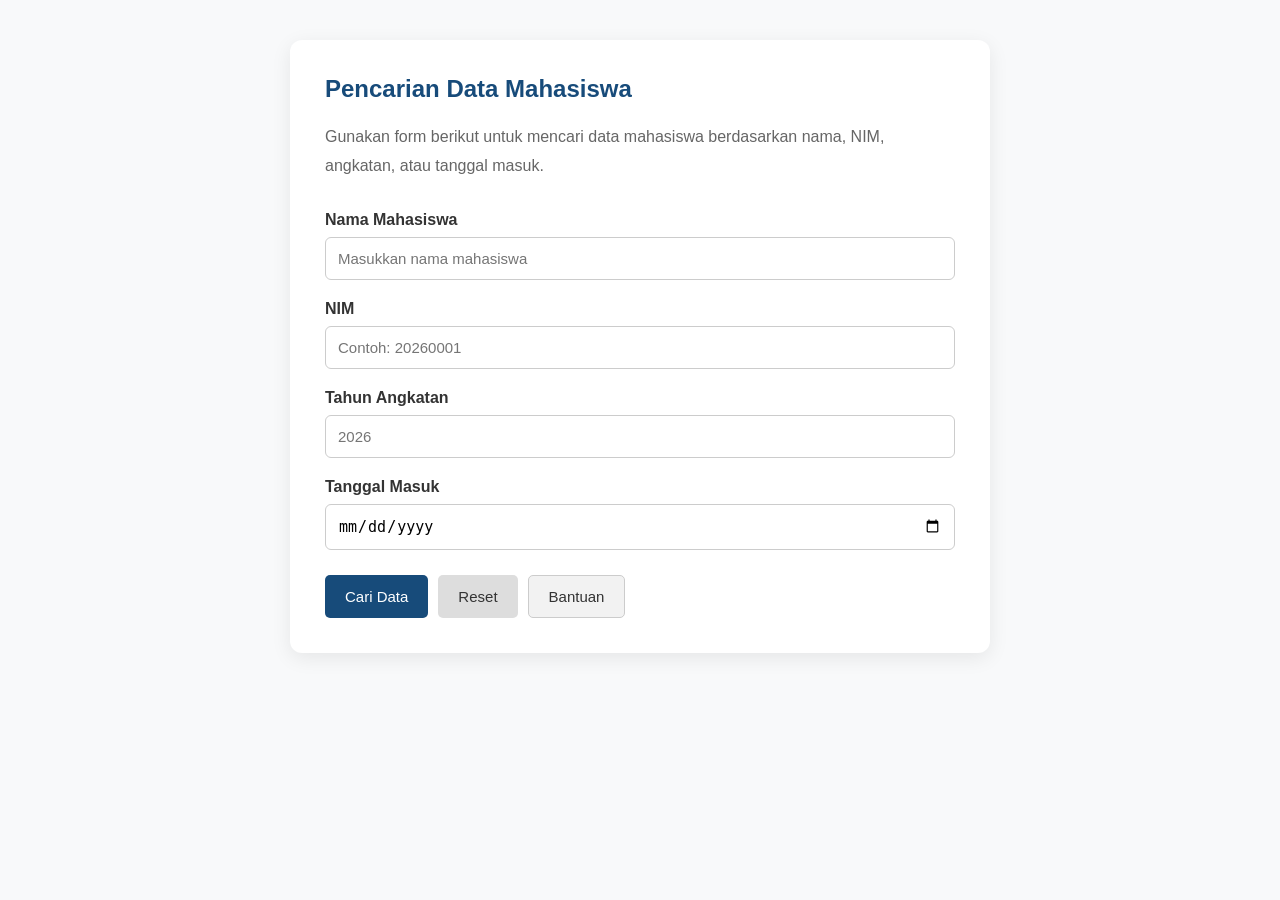
<file: Pertemuan7/contoh1/Index.html>
<!DOCTYPE html>
<html lang="id">
<head>
    <meta charset="UTF-8">
    <meta name="viewport" content="width=device-width, initial-scale=1.0">
    <title>Form Pencarian Mahasiswa</title>
    <link rel="stylesheet" href="css/style.css">
</head>
<body>
    <main class="container">
        <section class="form-card">
            <h1>Pencarian Data Mahasiswa</h1>
            <p class="description">
                Gunakan form berikut untuk mencari data mahasiswa berdasarkan nama, NIM, angkatan, atau tanggal masuk.
            </p>

            <!-- Method GET digunakan karena digunakan untuk pencarian. -->
            <form action="hasil-pencarian.html" method="get">
                
                <!-- Input Text: Nama -->
                <div class="form-group">
                    <label for="nama">Nama Mahasiswa</label>
                    <input type="text" id="nama" name="nama" placeholder="Masukkan nama mahasiswa">
                </div>

                <!-- Input Text: NIM -->
                <div class="form-group">
                    <label for="nim">NIM</label>
                    <input type="text" id="nim" name="nim" placeholder="Contoh: 20260001">
                </div>

                <!-- Input Number: Angkatan -->
                <div class="form-group">
                    <label for="angkatan">Tahun Angkatan</label>
                    <input type="number" id="angkatan" name="angkatan" min="2020" max="2030" placeholder="2026">
                </div>

                <!-- Input Date: Tanggal Masuk -->
                <div class="form-group">
                    <label for="tanggal">Tanggal Masuk</label>
                    <input type="date" id="tanggal" name="tanggal">
                </div>

                <!-- Button Group -->
                <div class="button-group">
                    <button type="submit" class="btn btn-primary">Cari Data</button>
                    <button type="reset" class="btn btn-secondary">Reset</button>
                    <button type="button" class="btn btn-neutral">Bantuan</button>
                </div>

            </form>
        </section>
    </main>
</body>
</html>
</file>
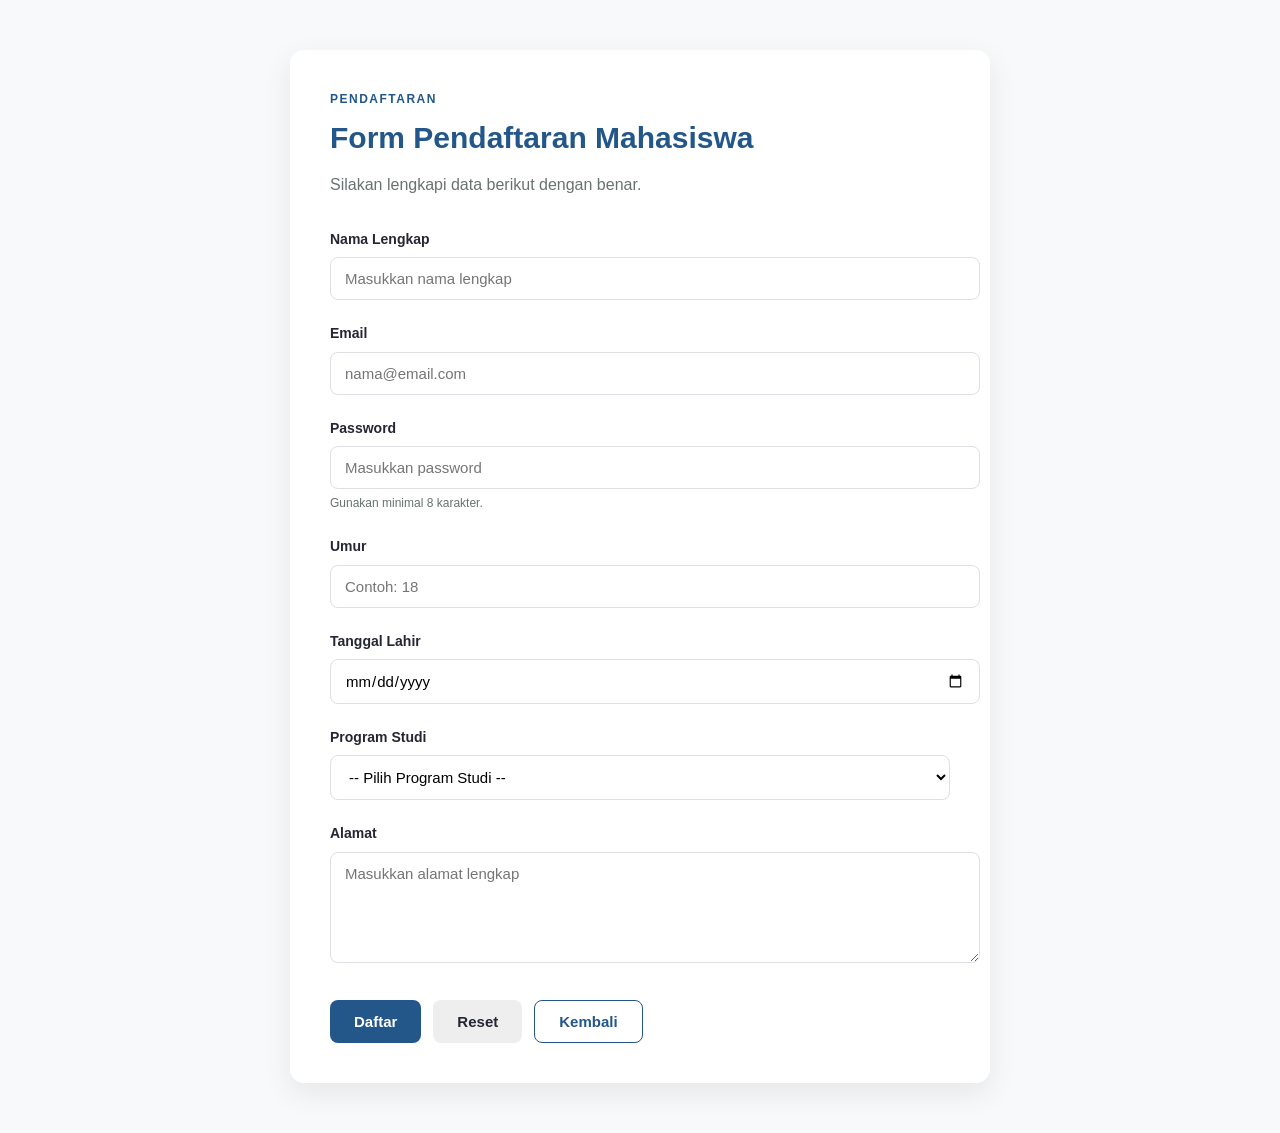
<file: Pertemuan7/contoh2/Index.html>
<!DOCTYPE html>
<html lang="id">
<head>
    <meta charset="UTF-8">
    <meta name="viewport" content="width=device-width, initial-scale=1.0">
    <title>Form Pendaftaran Mahasiswa</title>
    <link rel="stylesheet" href="css/style.css">
</head>
<body>
    <main class="container">
        <section class="registration-card">
            
            <div class="form-header">
                <span class="label-tag">PENDAFTARAN</span>
                <h1>Form Pendaftaran Mahasiswa</h1>
                <p>Silakan lengkapi data berikut dengan benar.</p>
            </div>

            <!-- Method POST digunakan karena data pendaftaran dikirim melalui HTTP request body. -->
            <form action="/proses-pendaftaran" method="post">
                
                <!-- Nama Lengkap -->
                <div class="form-group">
                    <label for="nama">Nama Lengkap</label>
                    <input type="text" id="nama" name="nama" placeholder="Masukkan nama lengkap" required>
                </div>

                <!-- Email -->
                <div class="form-group">
                    <label for="email">Email</label>
                    <input type="email" id="email" name="email" placeholder="nama@email.com" required>
                </div>

                <!-- Password -->
                <div class="form-group">
                    <label for="password">Password</label>
                    <input type="password" id="password" name="password" placeholder="Masukkan password" required>
                    <small>Gunakan minimal 8 karakter.</small>
                </div>

                <!-- Umur -->
                <div class="form-group">
                    <label for="umur">Umur</label>
                    <input type="number" id="umur" name="umur" min="16" max="80" placeholder="Contoh: 18">
                </div>

                <!-- Tanggal Lahir -->
                <div class="form-group">
                    <label for="tanggal-lahir">Tanggal Lahir</label>
                    <input type="date" id="tanggal-lahir" name="tanggal_lahir" required>
                </div>

                <!-- Program Studi -->
                <div class="form-group">
                    <label for="program-studi">Program Studi</label>
                    <select id="program-studi" name="program_studi" required>
                        <option value="">-- Pilih Program Studi --</option>
                        <option value="informatika">Teknik Informatika</option>
                        <option value="mesin">Teknik Mesin</option>
                        <option value="elektro">Teknik Elektro</option>
                        <option value="sipil">Teknik Sipil</option>
                    </select>
                </div>

                <!-- Alamat -->
                <div class="form-group">
                    <label for="alamat">Alamat</label>
                    <textarea id="alamat" name="alamat" rows="5" placeholder="Masukkan alamat lengkap"></textarea>
                </div>

                <!-- Button Group -->
                <div class="button-group">
                    <button type="submit" class="btn btn-primary">Daftar</button>
                    <button type="reset" class="btn btn-reset">Reset</button>
                    <button type="button" class="btn btn-secondary">Kembali</button>
                </div>

            </form>
        </section>
    </main>
</body>
</html>
</file>
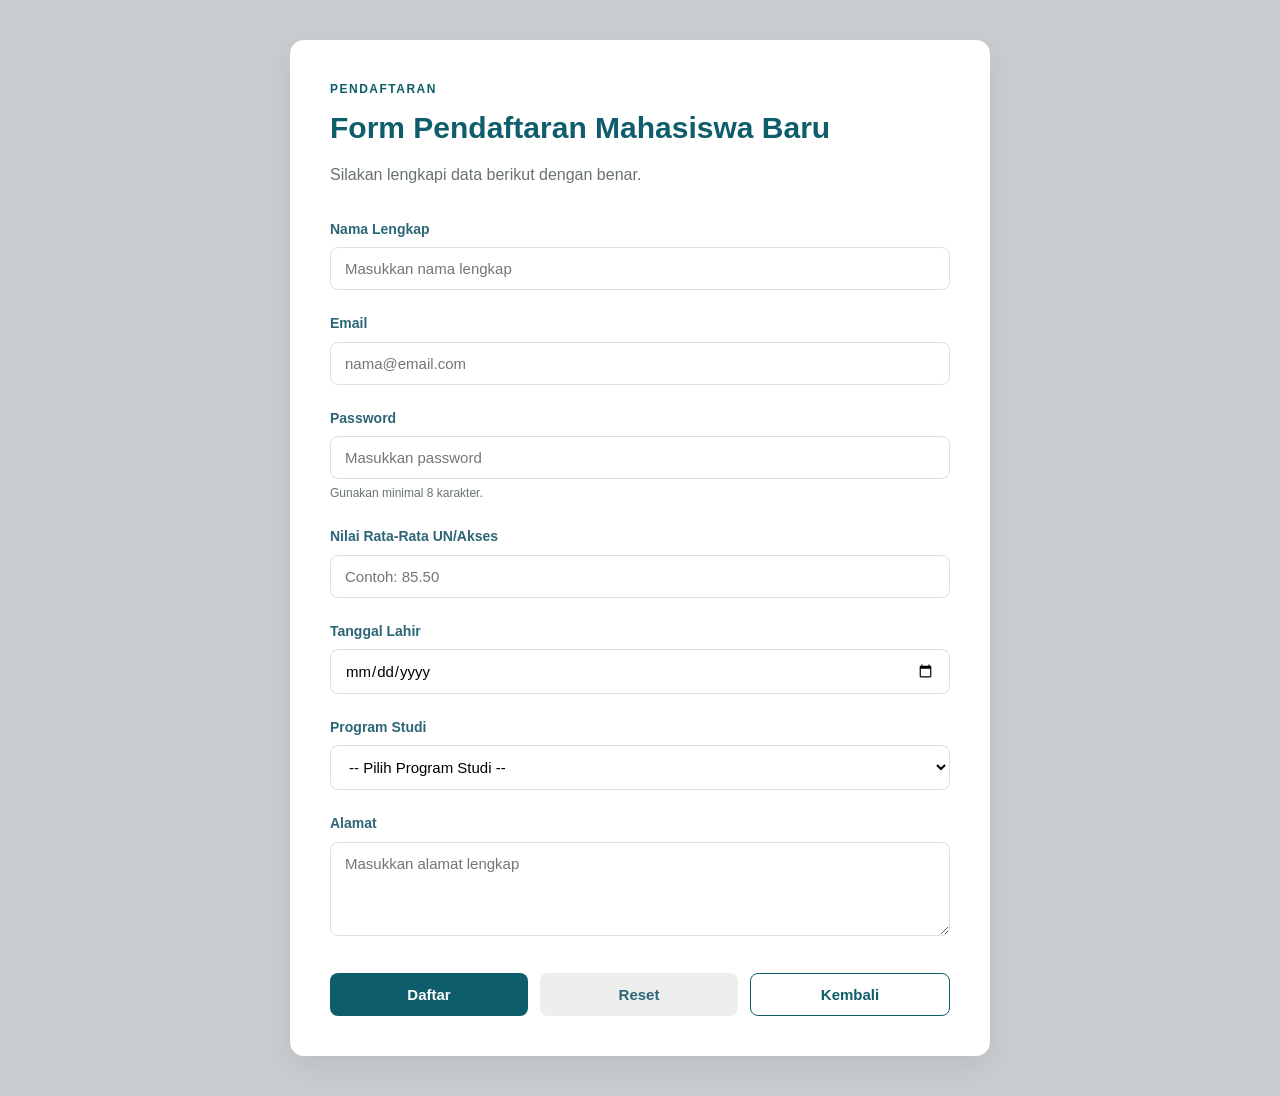
<file: Pertemuan7/tugas7/Index.html>
<!DOCTYPE html>
<html lang="id">
<head>
    <meta charset="UTF-8">
    <meta name="viewport" content="width=device-width, initial-scale=1.0">
    <title>Form Pendaftaran Mahasiswa Baru</title>
    <link rel="stylesheet" href="css/style.css">
</head>
<body>
    <main class="container">
        <section class="registration-card">
            
            <div class="form-header">
                <span class="label-tag">PENDAFTARAN</span>
                <h1>Form Pendaftaran Mahasiswa Baru</h1>
                <p>Silakan lengkapi data berikut dengan benar.</p>
            </div>

            <form action="/proses-pendaftaran" method="post">
                
                <!-- Nama Lengkap -->
                <div class="form-group">
                    <label for="nama">Nama Lengkap</label>
                    <input type="text" id="nama" name="nama" placeholder="Masukkan nama lengkap" required>
                </div>

                <!-- Email -->
                <div class="form-group">
                    <label for="email">Email</label>
                    <input type="email" id="email" name="email" placeholder="nama@email.com" required>
                </div>

                <!-- Password -->
                <div class="form-group">
                    <label for="password">Password</label>
                    <input type="password" id="password" name="password" placeholder="Masukkan password" required>
                    <small>Gunakan minimal 8 karakter.</small>
                </div>

                <!-- Nilai -->
                <div class="form-group">
                    <label for="nilai">Nilai Rata-Rata UN/Akses</label>
                    <input type="number" id="nilai" name="nilai" min="0" max="100" step="0.01" placeholder="Contoh: 85.50" required>
                </div>

                <!-- Tanggal Lahir -->
                <div class="form-group">
                    <label for="tanggal-lahir">Tanggal Lahir</label>
                    <input type="date" id="tanggal-lahir" name="tanggal_lahir" required>
                </div>

                <!-- Program Studi -->
                <div class="form-group">
                    <label for="program-studi">Program Studi</label>
                    <select id="program-studi" name="program_studi" required>
                        <option value="">-- Pilih Program Studi --</option>
                        <option value="informatika">Teknik Informatika</option>
                        <option value="mesin">Teknik Mesin</option>
                        <option value="elektro">Teknik Elektro</option>
                        <option value="sipil">Teknik Sipil</option>
                    </select>
                </div>

                <!-- Alamat -->
                <div class="form-group">
                    <label for="alamat">Alamat</label>
                    <textarea id="alamat" name="alamat" rows="4" placeholder="Masukkan alamat lengkap"></textarea>
                </div>

                <!-- Button Group -->
                <div class="button-group">
                    <button type="submit" class="btn btn-primary">Daftar</button>
                    <button type="reset" class="btn btn-reset">Reset</button>
                    <button type="button" class="btn btn-secondary" onclick="history.back()">Kembali</button>
                </div>

            </form>
        </section>
    </main>
</body>
</html>
</file>
<file: Pertemuan7/contoh1/css/style.css>
* {
    box-sizing: border-box;
}

body {
    margin: 0;
    font-family: Arial, Helvetica, sans-serif;
    background-color: #f8f9fa;
    color: #333333;
}

.container {
    width: 100%;
    max-width: 700px;
    margin: 40px auto;
}

.form-card {
    background-color: white;
    padding: 35px;
    border-radius: 12px;
    box-shadow: 0 5px 20px rgba(0, 0, 0, 0.08);
}

h1 {
    margin-top: 0;
    color: #174b7a;
}

.description {
    color: #666666;
    line-height: 1.8;
    margin-bottom: 30px;
}

.form-group {
    margin-bottom: 20px;
}

label {
    display: block;
    margin-bottom: 8px;
    font-weight: bold;
}

input {
    width: 100%;
    padding: 12px;
    border: 1px solid #cccccc;
    border-radius: 6px;
    font-size: 15px;
}

input:focus {
    outline: 2px solid #174b7a;
    border-color: #174b7a;
}

.button-group {
    display: flex;
    gap: 10px;
    margin-top: 25px;
}

.btn {
    padding: 12px 20px;
    border: none;
    border-radius: 5px;
    cursor: pointer;
    font-size: 15px;
}

.btn-primary {
    background-color: #174b7a;
    color: white;
}

.btn-secondary {
    background-color: #dddddd;
    color: #333333;
}

.btn-neutral {
    background-color: #f2f2f2;
    color: #333333;
    border: 1px solid #cccccc;
}

@media (max-width: 600px) {
    .container {
        margin: 20px auto;
    }
    .form-card {
        padding: 22px;
    }
    .button-group {
        flex-direction: column;
        width: 100%;
    }
}
</file>
<file: Pertemuan7/contoh2/css/style.css>
:root {
    --primary: #235789;
    --primary-dark: #173661;
    --background: #f8f9fa;
    --surface: #ffffff;
    --border: #dedee5;
    --text: #252633;
    --text-secondary: #687271;
    --radius: 8px;
}

body {
    margin: 0;
    font-family: Arial, Helvetica, sans-serif;
    background-color: var(--background);
    color: var(--text);
    line-height: 1.6;
}

.container {
    width: 90%;
    max-width: 700px;
    margin: 50px auto;
}

.registration-card {
    background-color: var(--surface);
    padding: 40px;
    border-radius: 14px;
    box-shadow: 0 10px 30px rgba(0, 0, 0, 0.08);
}

.form-header {
    margin-bottom: 30px;
}

.form-header .label-tag {
    color: var(--primary);
    font-size: 12px;
    font-weight: bold;
    letter-spacing: 1.5px;
    display: block;
    margin-bottom: 5px;
}

.form-header h1 {
    margin: 0 0 10px 0;
    font-size: 30px;
    color: var(--primary);
}

.form-header p {
    margin: 0;
    color: var(--text-secondary);
}

.form-group {
    margin-bottom: 22px;
}

label {
    display: block;
    margin-bottom: 7px;
    font-weight: bold;
    font-size: 14px;
}

input,
select,
textarea {
    width: 100%;
    padding: 12px 14px;
    border: 1px solid var(--border);
    border-radius: var(--radius);
    font-family: inherit;
    font-size: 15px;
    background-color: white;
}

textarea {
    resize: vertical;
}

input:focus,
select:focus,
textarea:focus {
    outline: 2px solid var(--primary);
    border-color: rgba(35, 87, 137, 0.25);
}

small {
    display: block;
    margin-top: 5px;
    color: var(--text-secondary);
    font-size: 12px;
}

.button-group {
    display: flex;
    gap: 12px;
    margin-top: 30px;
}

.btn {
    padding: 12px 24px;
    border: none;
    border-radius: var(--radius);
    cursor: pointer;
    font-size: 15px;
    font-weight: bold;
}

.btn-primary {
    background-color: var(--primary);
    color: white;
}

.btn-primary:hover {
    background-color: var(--primary-dark);
}

.btn-reset {
    background-color: #eeeeee;
    color: var(--text);
}

.btn-secondary {
    background-color: white;
    color: var(--primary);
    border: 1px solid var(--primary);
}

@media (max-width: 800px) {
    .container {
        margin: 20px auto;
    }
    .registration-card {
        padding: 24px;
    }
    .form-header h1 {
        font-size: 25px;
    }
    .button-group {
        flex-direction: column;
        width: 100%;
    }
}
</file>
<file: Pertemuan7/tugas7/css/style.css>
:root {
    --primary: #0e5d6b;
    --primary-dark: #256988;
    --background: #cacdcf;
    --surface: #ffffff;
    --border: #dedee5;
    --text: #2c6677;
    --text-secondary: #687271;
    --radius: 8px;
}

* {
    box-sizing: border-box; /* Memastikan padding tidak merusak lebar elemen */
}

body {
    margin: 0;
    font-family: Arial, Helvetica, sans-serif;
    background-color: var(--background);
    color: var(--text);
    line-height: 1.6;
}

.container {
    width: 90%;
    max-width: 700px;
    margin: 40px auto;
}

.registration-card {
    background-color: var(--surface);
    padding: 40px;
    border-radius: 14px;
    box-shadow: 0 10px 30px rgba(0, 0, 0, 0.08);
}

.form-header {
    margin-bottom: 30px;
}

.form-header .label-tag {
    color: var(--primary);
    font-size: 12px;
    font-weight: bold;
    letter-spacing: 1.5px;
    display: block;
    margin-bottom: 5px;
}

.form-header h1 {
    margin: 0 0 10px 0;
    font-size: 30px;
    color: var(--primary);
}

.form-header p {
    margin: 0;
    color: var(--text-secondary);
}

.form-group {
    margin-bottom: 22px;
}

label {
    display: block;
    margin-bottom: 7px;
    font-weight: bold;
    font-size: 14px;
}

input,
select,
textarea {
    width: 100%;
    padding: 12px 14px;
    border: 1px solid var(--border);
    border-radius: var(--radius);
    font-family: inherit;
    font-size: 15px;
    background-color: white;
}

textarea {
    resize: vertical;
}

input:focus,
select:focus,
textarea:focus {
    outline: 2px solid var(--primary);
    border-color: rgba(35, 87, 137, 0.25);
}

small {
    display: block;
    margin-top: 5px;
    color: var(--text-secondary);
    font-size: 12px;
}

.button-group {
    display: flex;
    gap: 12px;
    margin-top: 30px;
}

.btn {
    padding: 12px 24px;
    border: none;
    border-radius: var(--radius);
    cursor: pointer;
    font-size: 15px;
    font-weight: bold;
    flex: 1; /* Membuat tombol membagi ruang sama rata di desktop */
    text-align: center;
}

.btn-primary {
    background-color: var(--primary);
    color: white;
}

.btn-primary:hover {
    background-color: var(--primary-dark);
}

.btn-reset {
    background-color: #eeeeee;
    color: var(--text);
}

.btn-reset:hover {
    background-color: #dfdfdf;
}

.btn-secondary {
    background-color: white;
    color: var(--primary);
  border: 1px solid var(--primary);
}

.btn-secondary:hover {
    background-color: #f0f4f8;
}

@media (max-width: 768px) {
    .container {
        width: 95%;
        margin: 15px auto;
    }
    
    .registration-card {
        padding: 20px;
        border-radius: 10px;
        box-shadow: 0 4px 15px rgba(0, 0, 0, 0.05);
    }
    
    .form-header h1 {
        font-size: 22px;
    }
    
    .form-header p {
        font-size: 14px;
    }

    input, select, textarea {
        font-size: 16px; /* Ukuran 16px mencegah auto-zoom yang mengganggu di browser HP iOS/Android */
        padding: 10px 12px;
    }

    .button-group {
        flex-direction: column; /* Mengubah tombol menjadi vertikal ke bawah */
        gap: 10px;
        width: 100%;
    }

    .btn {
        width: 100%;
        padding: 14px;
    }
}
</file>
